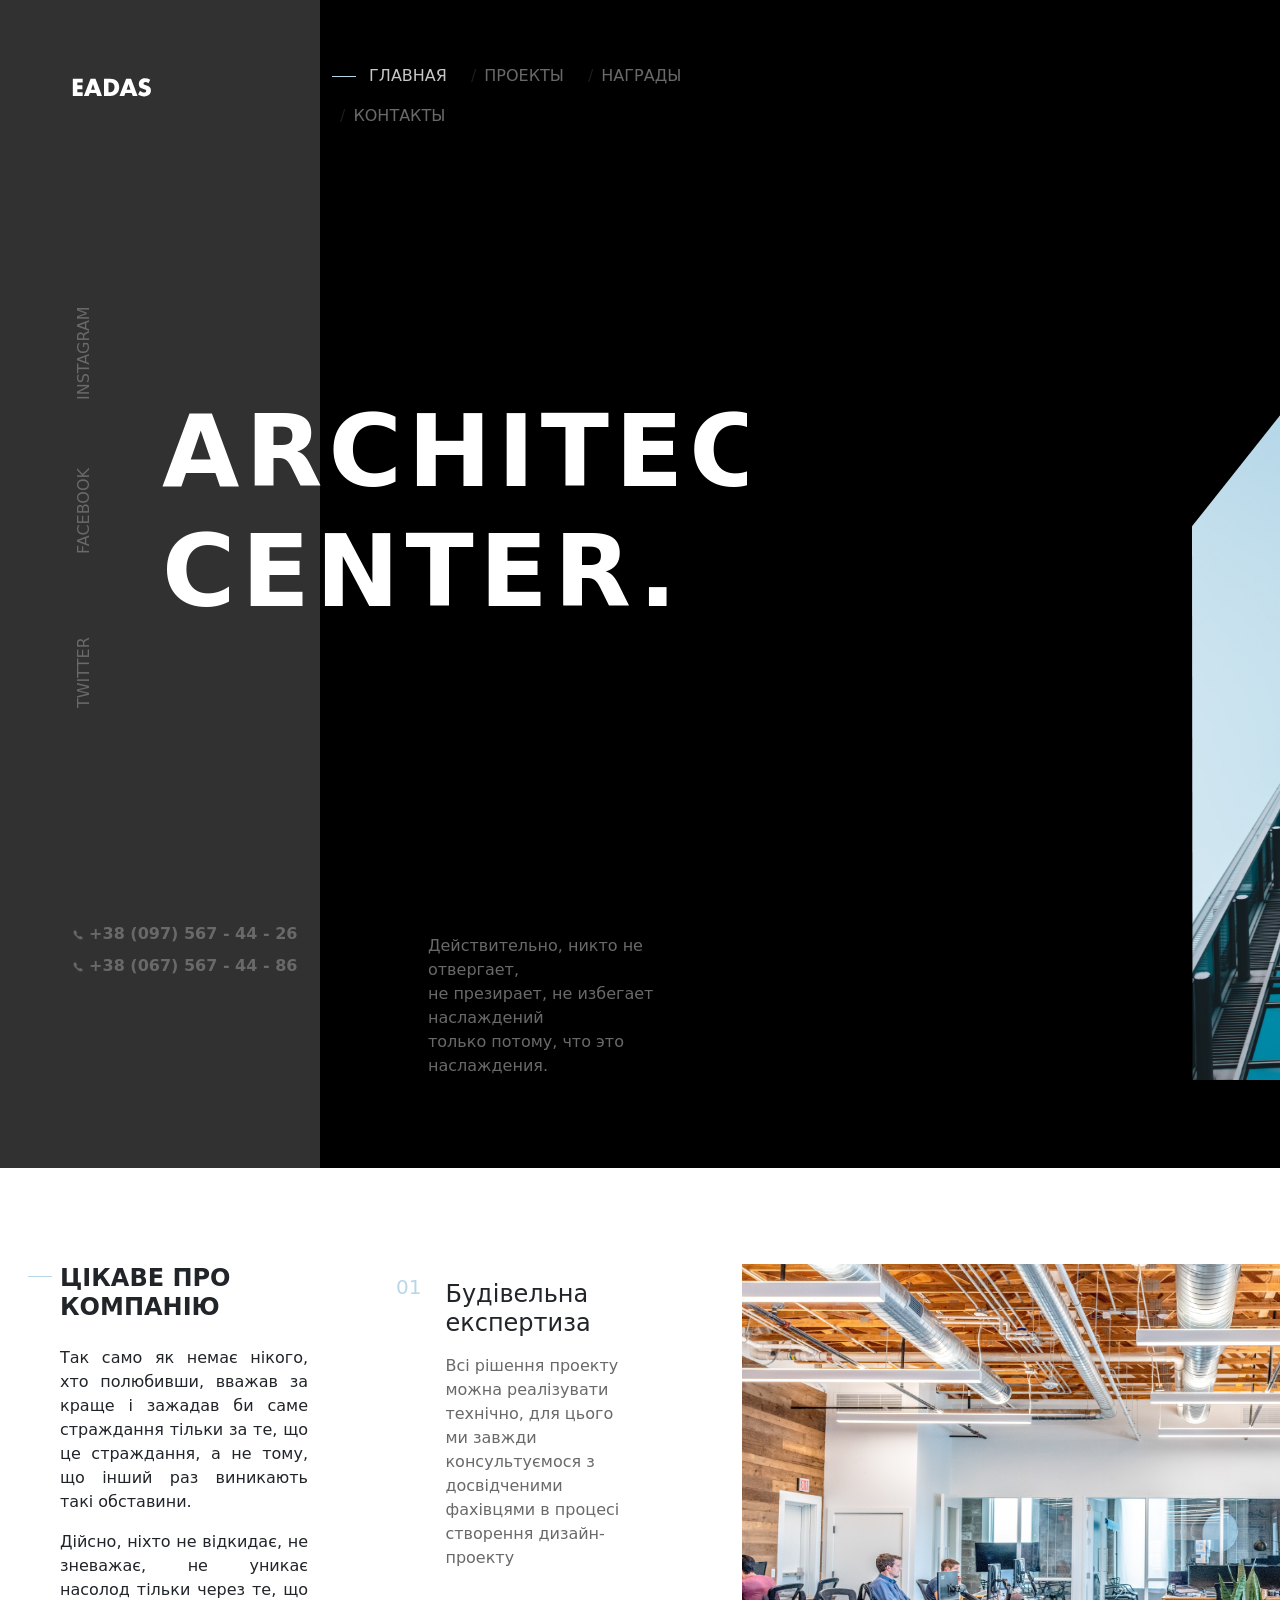
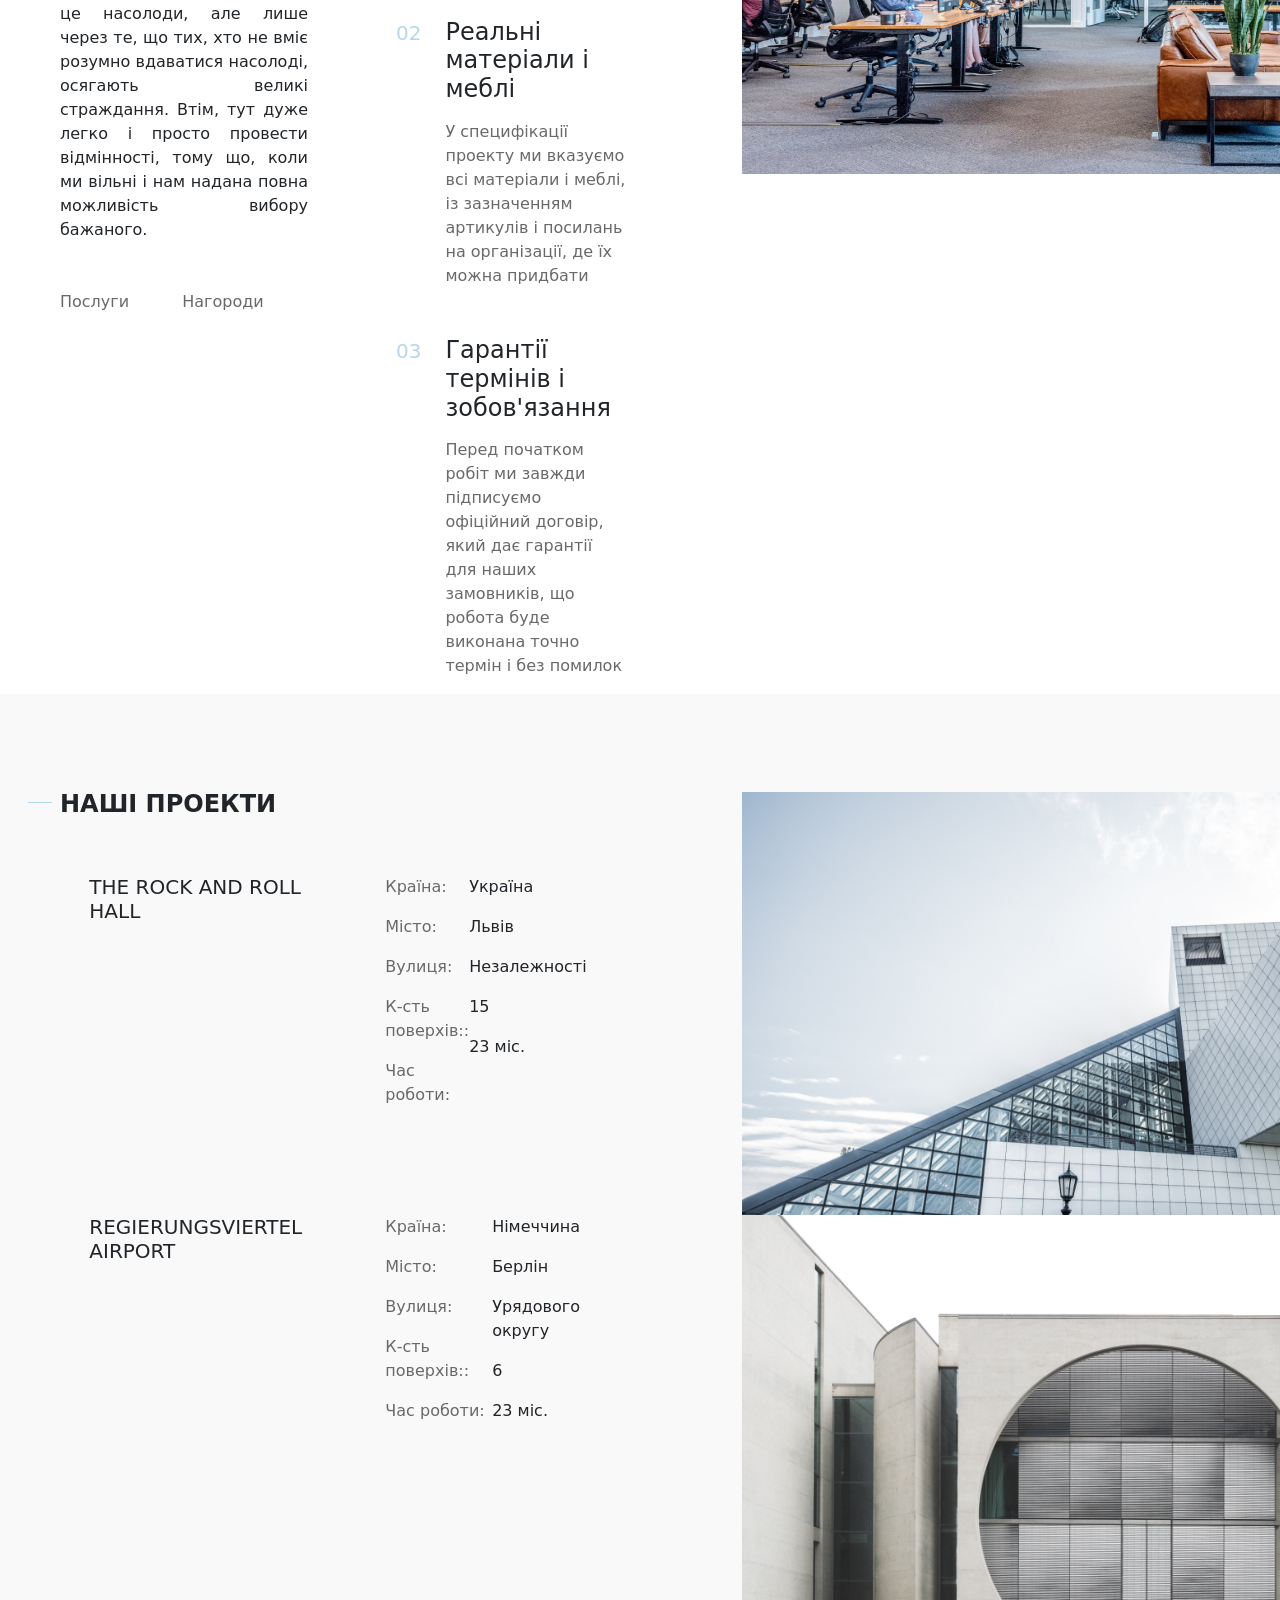
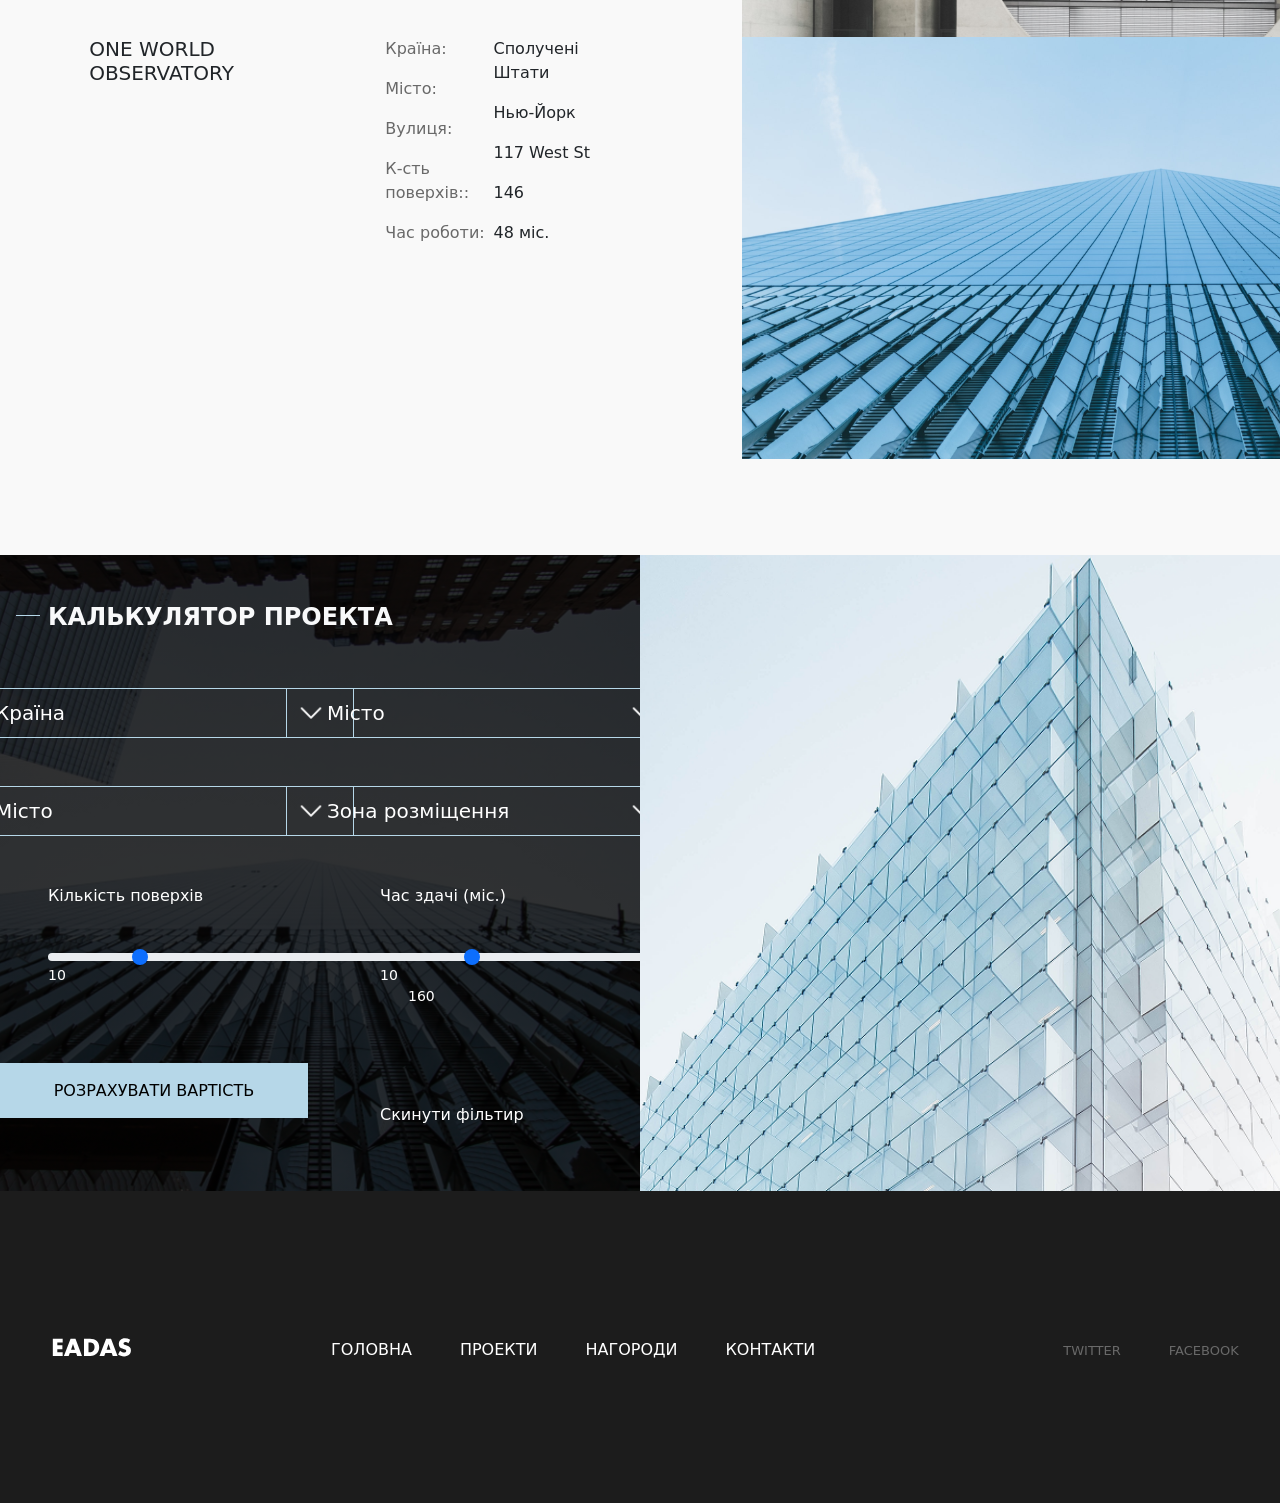
<file: Проект Геометрические линии (жесть)/index.html>
<!DOCTYPE html>
<html>
<head>
	<meta charset="utf-8">
	<meta name="viewport" content="width=device-width, initial-scale=1">
	<title>новый сайт</title>
	<!-- Подключение Bootstrap CSS -->
    <link href="https://cdn.jsdelivr.net/npm/bootstrap@5.3.5/dist/css/bootstrap.min.css" rel="stylesheet" integrity="sha384-SgOJa3DmI69IUzQ2PVdRZhwQ+dy64/BUtbMJw1MZ8t5HZApcHrRKUc4W0kG879m7" crossorigin="anonymous"> 
    <link rel="stylesheet" type="text/css" href="style.css">
</head>

<body>
<div class="container-fluid">
	<div class="row">
		<div class="col-md-3 EADAS">
			<div class="logo">
				<a href="https://www.google.com" target="_blank">
					<img src="img/EADAS.svg" alt="лого">
				</a>
				<div class="networks">
					<a class="transform" href="https://www.google.com" target="_blank">INSTAGRAM</a>
					<a class="transform" href="https://www.google.com" target="_blank">FACEBOOK</a>
					<a class="transform" href="https://www.google.com" target="_blank">TWITTER</a>
				</div>
				<div class="contact-info d-flex justify-content-start flex-column">
					<a class="mb-2 text1" href="https://www.google.com" target="_blank">
						<img src="img/icons8-phone-30 1.svg" alt="телефон">
						<b>+38 (097) 567 - 44 - 26</b>
					</a>
					<a href="https://www.google.com" target="_blank">
						<img src="img/icons8-phone-30 1.svg" alt="телефон">
						<b class="text1">+38 (067) 567 - 44 - 86</b>
					</a>
				</div>
			</div>
		</div>
		<div class="col-md-4 bg-black">
			<nav style= aria-label="breadcrumb" class="mt-5">
			  <ol class="breadcrumb">
			    <li class="me-3 mt-3 breadcrumb-item active me-2 mt-3" aria-current="page">
			    	<img class="me-2" src="img/Line-1.svg" alt="линия">
			    	ГЛАВНАЯ
			    </li>
			    <li class="me-3 mt-3 breadcrumb-item me-2 mt-3"><a href="#">ПРОЕКТЫ</a></li>
			    <li class="me-3 mt-3 breadcrumb-item me-2 mt-3"><a href="#">НАГРАДЫ</a></li>
			    <li class="me-3 mt-3 breadcrumb-item me-2 mt-3"><a href="#">КОНТАКТЫ</a></li>
			  </ol>
			</nav>
			<div class="container-fluid px-0">
			    <div class="row">
			      	<div class="col-12 mb-5">
				        <h1 class="hero-text py-5 mb-3">
				          Architecture Center.
				        </h1>
			      	</div>
			    </div>
			</div>
			<div class="contact-info ms-5">
				<p class="m-5 text1">Действительно, никто не отвергает, <br> не презирает, не избегает наслаждений <br>только потому, что это <br>наслаждения.</p>
			</div>
		</div>
		<div class="col-md-5 img-fluid d-flex flex-row bg-black px-0">
			<img class="img-Rectangle" src="img/Rectangle-4.svg" alt="высотка">
		</div>
	</div>
</div>
<div class="container-fluid mt-5">
	<div class="row">
		<div class="col-md-3 mt-5">
			<div class="d-flex align-items-start ms-2">
				<div>
					<img class="m-2" src="img/Line-1.svg" alt="линия">
				</div>
				<h4 class="fw-bold text-uppercase">цікаве про компанію</h4>	
			</div>
			<div class="ms-5 mt-3">
				<p class="text-justify">Так само як немає нікого, хто полюбивши, вважав за краще і  зажадав би саме страждання тільки за те, що це страждання, а не тому, що інший раз виникають такі обставини.</p>
				<p class="text-justify">Дійсно, ніхто не відкидає, не зневажає, не уникає насолод тільки через те, що це насолоди, але лише через те, що тих, хто не вміє розумно вдаватися насолоді, осягають великі страждання. Втім, тут дуже легко і просто провести відмінності, тому що, коли ми вільні і нам надана повна можливість вибору бажаного.</p>
			</div>
			<div class="ms-5 mt-5">
				<span class="me-5"><a class="text1" href="https://www.google.com" target="_blank">Послуги</a></span>
				<span><a class="text1" href="https://www.google.com" target="_blank">Нагороди</a></span>
			</div>
		</div>
		<div class="col-md-3 mt-5">
			<div class="d-flex align-items-start ms-5 mt-2">
				<div class="ms-3 me-4">
					<p class="text-blue">01</p>
				</div>
				<div>
				   <h4 class="mb-3 mt-2">Будівельна експертиза</h4>
				   <p class="text1 mb-5">Всі рішення проекту можна реалізувати технічно, для цього ми завжди консультуємося з досвідченими фахівцями в процесі створення дизайн-проекту</p>
			  	</div>
			</div>
			<div class="d-flex align-items-start ms-5">
				<div class="ms-3 me-4">
					<p class="text-blue">02</p>
				</div>
				<div>
				   <h4 class="mb-3">Реальні матеріали і меблі</h4>
				   <p class="text1 mb-5">У специфікації проекту ми вказуємо всі матеріали і меблі, із зазначенням артикулів і посилань на організації, де їх можна придбати</p>
			  	</div>
			</div>
			<div class="d-flex align-items-start ms-5">
				<div class="ms-3 me-4">
					<p class="text-blue">03</p>
				</div>
				<div>
				   <h4 class="mb-3">Гарантії термінів і зобов'язання</h4>
				   <p class="text1">Перед початком робіт ми завжди підписуємо офіційний договір, який дає гарантії для наших замовників, що робота буде виконана точно термін і без помилок</p>
			  	</div>
			</div>
		</div>
		<div class="col-md-6 mt-5">
			<img class="img-Rectangle6" src="img/Rectangle-6.jpg" alt="офис">
		</div>
	</div>
</div>
<div class="container-fluid card1">
	<div class="row">
		<div class="col-md-6 mt-5">
			<div class="d-flex align-items-start ms-2 mt-5">
				<div>
				<img class="m-2" src="img/Line-1.svg" alt="линия">
				</div>
				<h4 class="fw-bold text-uppercase">наші проекти</h4>
			</div>
			<div class="row mt-5">
				<div class="col-md-5 offset-md-1">
					<h5 class="text-uppercase ms-4">The rock and roll hall</h5>
				</div>
				<div class="col-md-5 offset-md-1 d-flex justify-content-between">
					<div class="text1">
					<p>Країна:</p>
					<p>Місто:</p>
					<p>Вулиця:</p>
					<p>К-сть поверхів::</p>
					<p>Час роботи:</p>
					</div>
					<div class="me-5">
					<p>Україна</p>
					<p>Львів</p>
					<p>Незалежності</p>
					<p>15</p>
					<p>23 міс.</p>
					</div>
				</div>
			</div>
		</div>
		<div class="col-md-6 mt-5">
			<img class="img-Rectangle8" src="img/Rectangle-8.svg" alt="красивый дом">
		</div>
		<div class="col-md-6">
			<div class="row">
				<div class="col-md-5 offset-md-1">
					<h5 class="text-uppercase ms-4">Regierungsviertel Airport</h5>
				</div>
				<div class="col-md-5 offset-md-1 d-flex justify-content-between">
					<div class="text1">
					<p>Країна:</p>
					<p>Місто:</p>
					<p>Вулиця:</p>
					<p>К-сть поверхів::</p>
					<p>Час роботи:</p>
					</div>
					<div class="me-3">
					<p>Німеччина</p>
					<p>Берлін</p>
					<p>Урядового округу</p>
					<p>6</p>
					<p>23 міс.</p>
					</div>
				</div>
			</div>
		</div>
		<div class="col-md-6">
			<img class="img-Rectangle9" src="img/Rectangle-9.svg" alt="круг в здании">
		</div>
		<div class="col-md-6">
			<div class="row">
				<div class="col-md-5 offset-md-1">
					<h5 class="text-uppercase ms-4">One World Observatory</h5>
				</div>
				<div class="col-md-5 offset-md-1 d-flex justify-content-between">
					<div class="text1">
					<p>Країна:</p>
					<p>Місто:</p>
					<p>Вулиця:</p>
					<p>К-сть поверхів::</p>
					<p>Час роботи:</p>
					</div>
					<div class="me-3">
					<p>Сполучені Штати</p>
					<p>Нью-Йорк</p>
					<p>117 West St</p>
					<p>146</p>
					<p>48 міс.</p>
					</div>
				</div>
			</div>
		</div>
		<div class="col-md-6 mb-5">
			<img class="img-Rectangle9 mb-5" src="img/Rectangle-10.svg" alt="стекло">
		</div>
	</div>
</div>
<div class="container-fluid">
	<div class="row">
		<div class="col-md-6 card2 p-0" style="background: linear-gradient(rgba(0, 0, 0, 0.8), rgba(0, 0, 0, 0.8)), 
             url('img/Rectangle-11.svg') center/cover no-repeat;">
			<div class="d-flex align-items-start ms-2 mt-5">
				<div>
				<img class="m-2" src="img/Line-1.svg" alt="линия">
				</div>
				<h4 class="fw-bold text-uppercase text-light">Калькулятор проекта</h4>
			</div>
			<div class="row">
				<div class="col-md-6">
					<div class="d-flex flex-column align-items-center mt-5">
						<select class="form-select" aria-label="Выберите Країна">
						  <option selected>Країна</option>
						</select>
						<select class="form-select mt-5" aria-label="Выберите Країна">
						  <option selected>Місто</option>
						</select>
					</div>
					<div class="d-flex flex-column mb-5 mt-5 ms-5">
						<label class="form-label text-white mb-5">Кількість поверхів</label>
						<input type="range" class="form-range custom-range" min="10" max="160" value="43">
						<div class="text-white small mt-2">
							<span>10</span>
						    <span class="number">160</span>
						</div>
					</div>
					<div class="d-flex justify-content-center mt-5">
						<button class="butt text-uppercase mt-2">Розрахувати вартість</button>
					</div>
				</div>
				<div class="col-md-6">
					<div class="d-flex flex-column align-items-center mt-5">
						<select class="form-select" aria-label="Выберите Країна">
						  <option selected>Місто</option>
						</select>
						<select class="form-select mt-5" aria-label="Выберите Країна">
						  <option selected>Зона розміщення</option>
						</select>
					</div>
					<div class="d-flex flex-column ms-5 mb-5 mt-5 ">
						<label class="form-label text-white mb-5">Час здачі (міс.)</label>
						<input type="range" class="form-range custom-range" min="10" max="160" value="43">
						<div class="text-white small mt-2">
							<span>10</span>
						    <span class="number">160</span>
						</div>
						<div class="mt-5">
							<p class="mt-5"><a class="text-white" href="">Скинути фільтир</a></p>
						</div>
					</div>
				</div>
			</div>
		</div>
		<div class="col-md-6 card3 p-0">
		</div>
	</div>
</div>
<footer>
<div class="container-fluid card4">
	<nav class="navbar navbar-expand">
		<div class="logo2">
			<a href="https://www.google.com" target="_blank">
				<img src="img/EADAS.svg" alt="лого">
			</a>
		</div>
		<ul class="navbar-nav flex-row navbar-golovna">
			<li class="nav-item me-5">
				<a class="text-white" href="https://www.google.com" target="_blank">ГОЛОВНА</a>
			</li>
			<li class="nav-item me-5">
				<a class="text-white" href="https://www.google.com" target="_blank">ПРОЕКТИ</a>
			</li>
			<li class="nav-item me-5">
				<a class="text-white" href="https://www.google.com" target="_blank">НАГОРОДИ</a>
			</li>
			<li class="nav-item me-5">
				<a class="text-white" href="https://www.google.com" target="_blank">КОНТАКТИ</a>
			</li>
		</ul>
		<ul class="navbar-nav flex-row navbar-golovna">
			<li class="nav-item me-5">
				<a class="text2" href="https://www.google.com" target="_blank">TWITTER</a>
			</li>
			<li class="nav-item me-5">
				<a class="text2" href="https://www.google.com" target="_blank">FACEBOOK</a>
			</li>
			<li class="nav-item me-5">
				<a class="text2" href="https://www.google.com" target="_blank">INSTAGRAM</a>
			</li>
		</ul>
		<ul class="navbar-nav flex-column ms-auto">
			<li class="nav-item me-5 mb-2">
				<a class="mb-2 text1" href="https://www.google.com" target="_blank">
					<img src="img/icons8-phone-30 1.svg" alt="телефон">
					<b>+38 (097) 567 - 44 - 26</b>
				</a>
			</li>
			<li class="nav-item me-5">
				<a class="mb-2 text1" href="https://www.google.com" target="_blank">
					<img src="img/icons8-phone-30 1.svg" alt="телефон">
					<b>+38 (097) 567 - 44 - 26</b>
				</a>
			</li>
		</ul>
	</nav>
</div>
</footer>
</body>
</html>
</file>
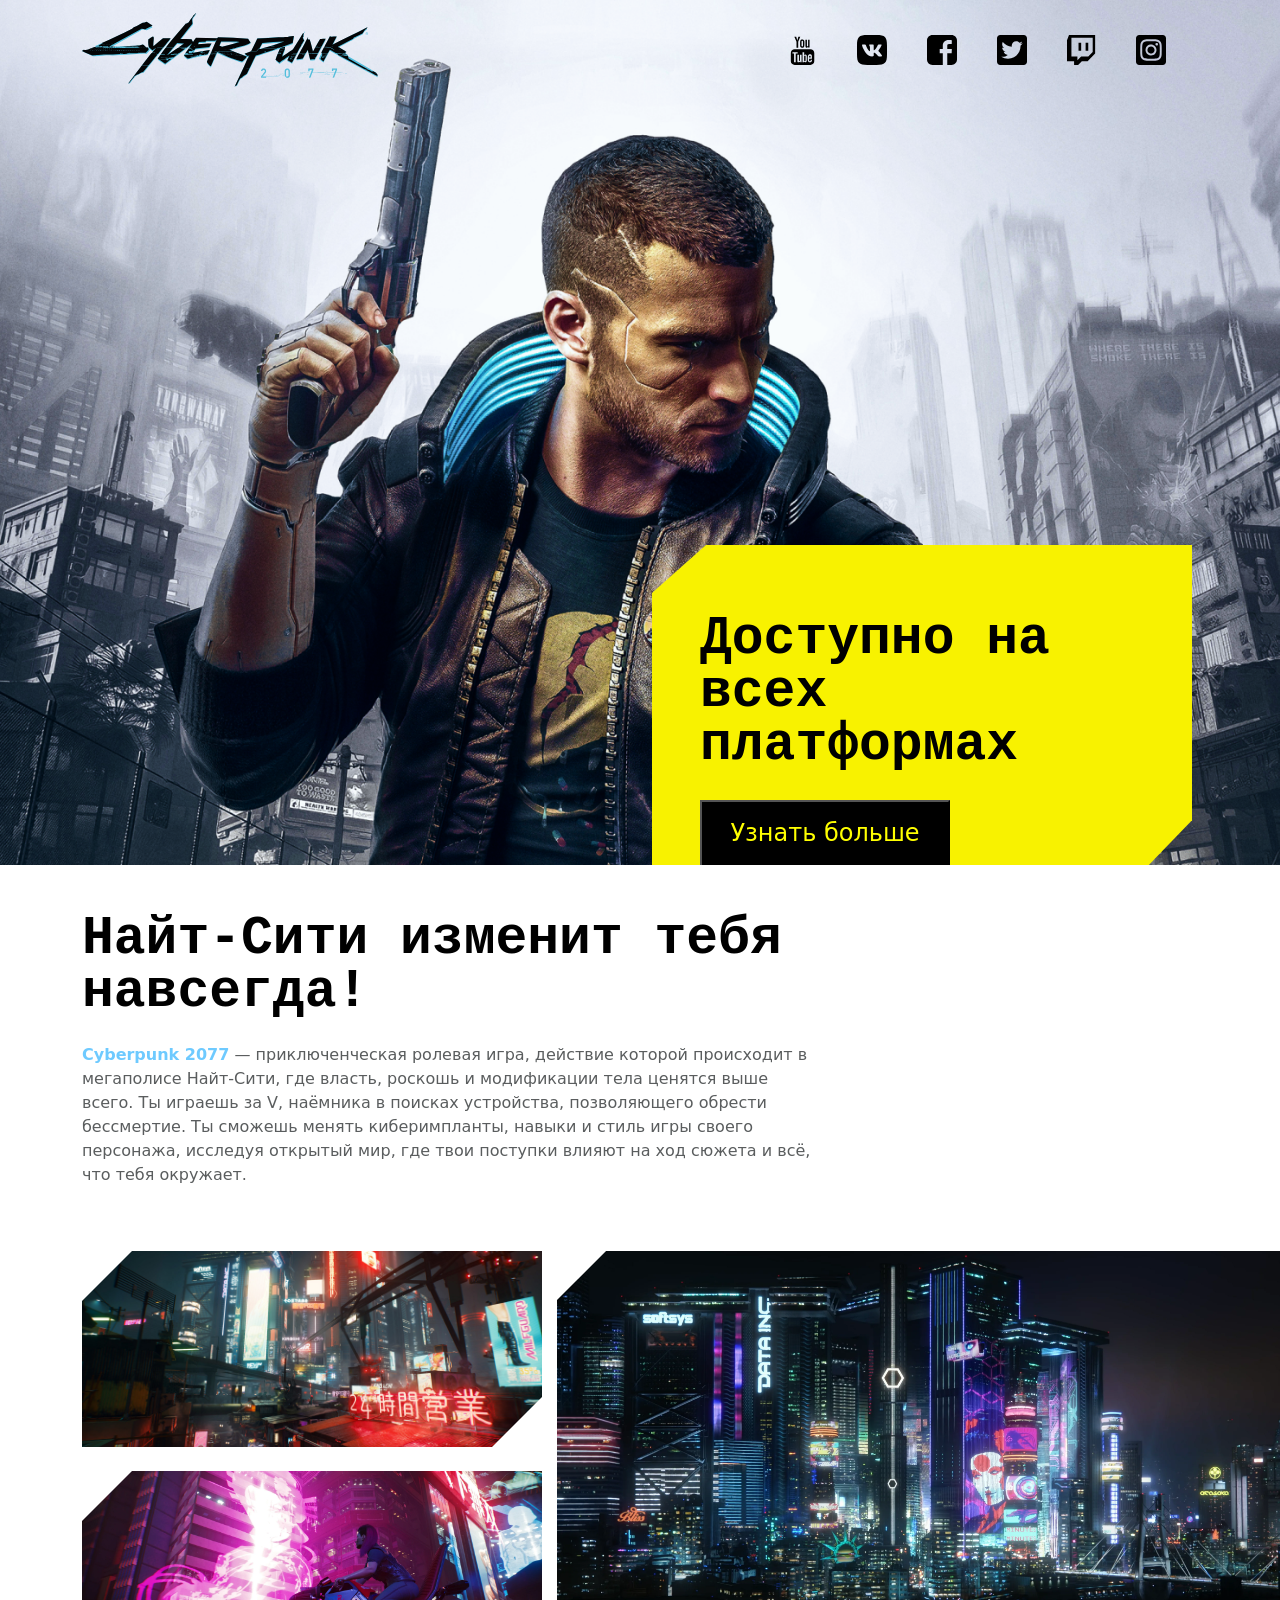
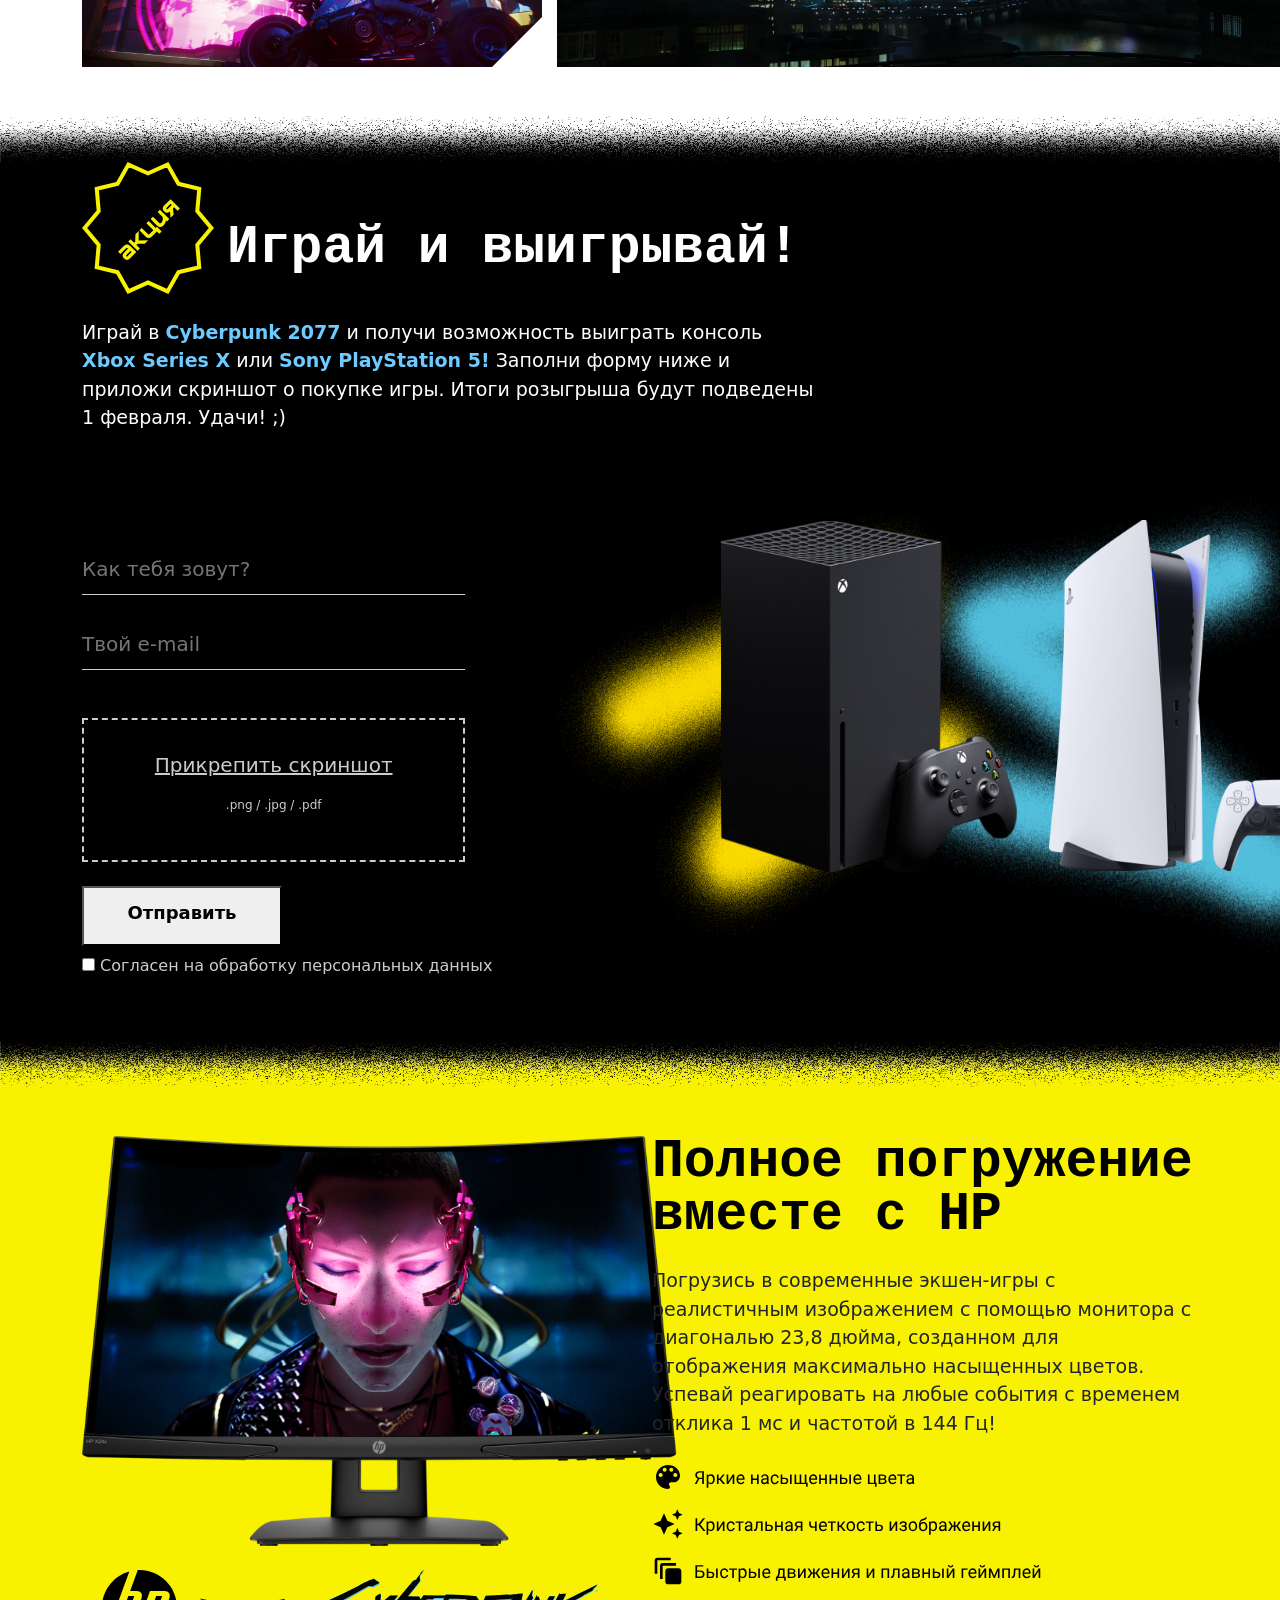
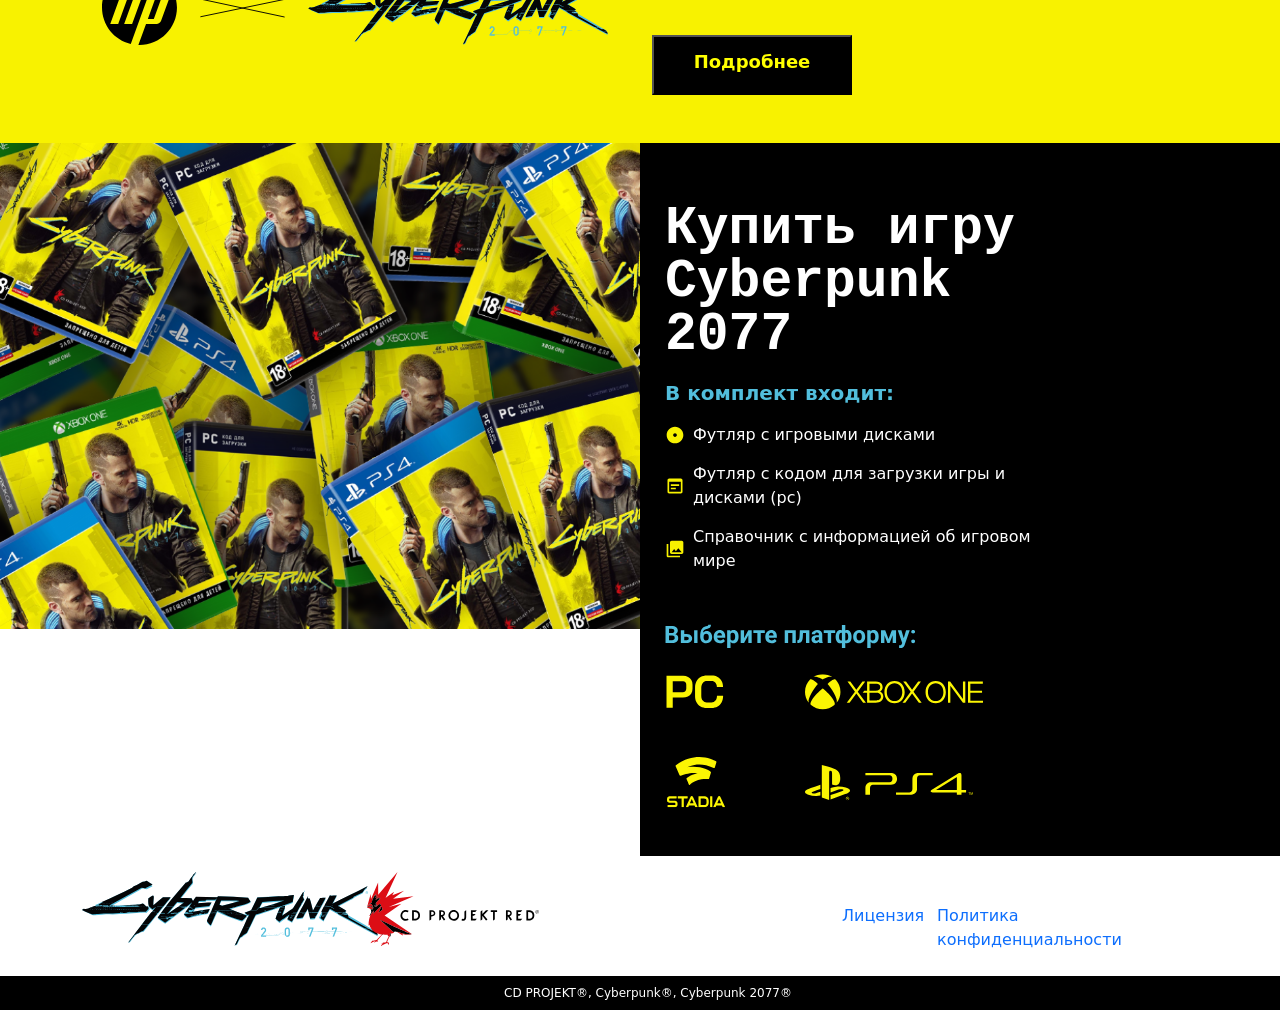
<file: Проект Киберпанк/index.html>
<!DOCTYPE html>
<html>
<head>
	<meta charset="utf-8">
	<meta name="viewport" content="width=device-width, initial-scale=1">
	<title>новый сайт</title>
	<!-- Подключение Bootstrap CSS -->
    <link href="https://cdn.jsdelivr.net/npm/bootstrap@5.3.5/dist/css/bootstrap.min.css" rel="stylesheet" integrity="sha384-SgOJa3DmI69IUzQ2PVdRZhwQ+dy64/BUtbMJw1MZ8t5HZApcHrRKUc4W0kG879m7" crossorigin="anonymous"> 
    <link rel="stylesheet" type="text/css" href="style.css">
</head>

<body>
<div class="container-fluid card1">
	<div class="container mb-5">
		<nav class="navbar navbar-expand">
		    <a class="navbar-brand" href="#">
		      <img src="img/Logo Cyberpunk.svg" alt="Лого" width="296" height="74">
		    </a>
			<div class="ms-auto">
				<ul class="navbar-nav flex-row">
					<li class="nav-item me-4">
					  	<a class="nav-link" href="https://www.youtube.com" target="_blank"><img src="img/youtube logo.svg" alt="Утуб"></a>
					 </li>
					<li class="nav-item me-4">
					   	<a class="nav-link" href="https://vk.com" target="_blank"><img src="img/vk logo.svg" alt="ВК"></a>
					</li>
					<li class="nav-item me-4">
					   	<a class="nav-link" href="https://www.google.com/?hl=ru" target="_blank"><img src="img/Facebook.svg" alt="Фейсбук"></a>
					 </li>
					 <li class="nav-item me-4">
					   	<a class="nav-link" href="https://www.google.com/?hl=ru" target="_blank"><img src="img/twitter-square logo.svg" alt="Твиттер"></a>
					 </li>
					 <li class="nav-item me-4">
					   	<a class="nav-link" href="https://www.google.com/?hl=ru" target="_blank"><img src="img/twitch logo.svg" alt="Чат"></a>
					 </li>
					  <li class="nav-item me-4">
					   	<a class="nav-link" href="https://www.google.com/?hl=ru" target="_blank"><img src="img/instagram-square logo.svg" alt="Инста"></a>
					 </li>
				</ul>
			</div>		
		</nav>
	</div>
	<div class="row" style="margin-top: 445px;">
		<div class="col-md-6 offset-md-6">
			<div class="yellow-box p-5">
				<h1 style="margin-top: 20px;">Доступно на всех платформах</h1>
				<button class="black-butt">
					<a href="https://ru.wikipedia.org/wiki/Cyberpunk_2077" target="_blank">
					<h4 style="color: yellow;">Узнать больше</h4>
					</a>
				</button>
			</div>
		</div>
	</div>
</div>
<div class="container">
	<div class="row mt-5">
		<div class="col-md-10">
			<h1>Найт-Сити изменит тебя навсегда!</h1>
		</div>
	</div>
	<div class="row">
		<div class="col-md-8 mt-3">
			<p>
			<span class="spanblue">Cyberpunk 2077</span> <span style="color: #5a5d5e;">— приключенческая ролевая игра, действие которой происходит в мегаполисе Найт-Сити, где власть, роскошь и модификации тела ценятся выше всего. Ты играешь за V, наёмника в поисках устройства, позволяющего обрести бессмертие. Ты сможешь менять киберимпланты, навыки и стиль игры своего персонажа, исследуя открытый мир, где твои поступки влияют на ход сюжета и всё, что тебя окружает.</span>
			</p>
		</div>
	</div>
	<div class="row">
		<div class="col-md-5">
			<div class="d-flex flex-column mt-5">
				<div>
				<img src="img/Rectangle 62.svg" alt="Китайская вывеска">
				</div>
				<div class="mt-4">
				<img src="img/Rectangle 63.svg" alt="Мото">
				</div>
			</div>
		</div>
		<div class="col-md-7 mt-5">
			<img style="height: 416px;" src="img/Rectangle 61.svg" alt="Город">
		</div>
	</div>
</div>
<div class="container-fluid mt-5 p-0">
	<img src="img/22-1.svg" alt="Линия" style="background-size: cover; width: 100%;">
</div>
<div class="container-fluid bg-black">
	<div class="container">
		<div class="row">
			<div class="col-md-1">
				<img src="img/Group 215.svg" alt="Акция">
			</div>
			<div class="col-md-11">
				<h1 class="text"> Играй и выигрывай!<h1>	
			</div>
		</div>
		<div class="row">
			<div class="col-md-8 mt-4">
				<p class="p1">
				Играй в <span class="spanblue">Cyberpunk 2077</span> и получи возможность выиграть консоль <span class="spanblue">Xbox Series X</span> или <span class="spanblue">Sony PlayStation 5!</span> Заполни форму ниже и приложи скриншот о покупке игры. Итоги розыгрыша будут подведены 1 февраля. Удачи! ;)
				</p>
			</div>
		</div>
		<div class="row mt-5">
			<div class="col-md-5 mt-5">
				<div>
					<input class="input" type="text" placeholder="Как тебя зовут?">
				</div>
				<div class="mt-4">
					<input class="input" type="email" placeholder="Твой е-mail">
				</div>
				<div class="upload mt-5">
				  	<p style="font-size: 20px; text-decoration: underline;">Прикрепить скриншот</p>
				  	<p style="font-size: 12px;">.png / .jpg / .pdf</p>
				  	<input type="file" class="file-input" accept=".png,.jpg,.jpeg,.pdf">
				</div>
				<div class="mt-4">
					<button class="but">
						<a href="#" target="_blank"></a>
				  		<p style="font-size: 18px;"><b>Отправить</b></p>
				  	</button>
				</div>
				<div class="mt-2 mb-5">
				  	<input type="checkbox" id="agree"> 
				  	<label for="agree" class="agree"><p>Согласен на обработку персональных данных</p></label>
				</div>
			</div>
			<div class="col-md-7">
				<img src="img/Group 217.svg" alt="Линия">
			</div>	
		</div>
	</div>		
</div>
<div class="container-fluid p-0">
	<img src="img/22 2.svg" alt="Линия" style="background-size: cover; width: 100%;">
</div>
<div class="container-fluid" style="background-color: #F8F200;">
	<div class="container">
		<div class="row">
			<div class="col-md-6 mt-5 mb-5">
				<div>
					<img src="img/Comp.svg" alt="Комп" style="height: 410px">
				</div>
				<div class="mt-4 Group-223">
					<img src="img/Group 223.svg" alt="Лого">
				</div>
			</div>
			<div class="col-md-6 mt-5 mb-5">
				<div>
					<h1>Полное погружение вместе с HP</h1>
				</div>
				<div class="mt-4">
					<p class="p">Погрузись в современные экшен-игры с реалистичным изображением с помощью монитора с диагональю 23,8 дюйма, созданном для отображения максимально насыщенных цветов. Успевай реагировать на любые события с временем отклика 1 мс и частотой в 144 Гц!</p>
				</div>
				<div class="mt-4">
					<img src="img/Group 227.svg" alt="Возможности">
				</div>
				<div>
					<button class="but2 mt-5">
						<a href="https://ru.wikipedia.org/wiki/Cyberpunk_2077" target="_blank" class="a">
						<p style="font-size: 18px; color: yellow;"><b>Подробнее</b></p>
						</a>
					</button>
				</div>
			</div>
		</div>
	</div>
</div>
<div class="container-fluid">
	<div class="row">
		<div class="col-6 col-md-6 p-0">
			<img src="img/Untitled-1 1.png" alt="Cyberpunk 2077" class="img-fluid" style="width: 850px;">
		</div>
		<div class="col-6 bg-black p-0">
			<div class="row mb-5">
				<div class="col-md-8">
					<div>
						<h1 class="text2">Купить игру Cyberpunk 2077</h1>
					</div>
					<div class="mt-3">
						<span class="text3">В комплект входит:</span>
					</div>
					<div class="d-flex align-items-center mb-2 text4">
						<img src="img/disk.svg" alt="Кружочек" width="20" height="20" style="margin-right: 8px;">
						<span>Футляр с игровыми дисками</span>
					</div>
					<div class="d-flex align-items-center mb-2 text4">
						<img src="img/wysiwyg.svg" alt="Документ" width="20" height="20" style="margin-right: 8px;">
						<span>Футляр с кодом для загрузки игры и дисками (pc)</span>
					</div>
					<div class="d-flex align-items-center mb-2 text4">
						<img src="img/collections.svg" alt="Картинка" width="20" height="20" style="margin-right: 8px;">
						<span>Справочник с информацией об игровом мире</span>
					</div>
					<div class="mt-5 ms-4">
						<img src="img/Group 236.svg" alt="Выберите платформу">
					</div>
				</div>
			</div>
		</div>
	</div>
</div>
<footer>
<div class="container">
	<div class="row">
		<div class="col-md-3 mt-3">
			<img src="img/Logo Cyberpunk.svg" alt="Лого">
		</div>
		<div class="col-md-2 mt-3">
			<img src="img/CD_Projekt_logo 1.svg" alt="Курица">
		</div>
		<div class="col-md-1 offset-md-3 mt-5">
			<a href="#" target="_blank">Лицензия</a>
		</div>
		<div class="col-md-3 mt-5" >
			<a href="#" target="_blank">Политика конфиденциальности</a>
		</div>
	</div>
</div>
</footer>
<div class="container-fluid bg-black">
	<div class="container mt-4">
		<div class="row">
			<div class="col-md-12 CD-PROJEKT m-2">
				CD PROJEKT®, Cyberpunk®, Cyberpunk 2077®
			</div>
		</div>
	</div>
</div>
</body>
</html>
</file>
<file: Проект Геометрические линии (жесть)/style.css>
.card1 {
	background-color: #F9F9F9;
}
.card2 {
	background-image: url('img/Rectangle-11.svg');
	background-size: cover;
	background-position: center;
}
.card3 {
	background-image: url('img/Rectangle-12.png');
	background-size: cover;
	background-position: center;
}
.card4 {
	background-color: #1C1C1C;
}
.EADAS {
	background-color: #313131;
}
a {
	text-decoration: none;
}
.logo {
	margin-top: 75px;
	margin-left: 60px;
}
.logo2 {
	margin-top: 75px;
	margin-left: 40px;
	margin-bottom: 75px;
}
.networks {
	display: flex;
	justify-content: start;
	flex-direction: column;
	gap: 130px;
	margin-top: 301px;
}
.transform {
	transform: rotate(-90deg);
  transform-origin: top left;
  color: #696969;
}
.contact-info {
	margin-top: 190px;
	margin-bottom: 90px;
}
.text1 {
	color: #696969;
}
.text2 {
	color: #696969;
	font-size: 13px;
}
.text-blue {
	color: #B6D7E8;
	font-size: 20px;
}
.text-justify {
	text-align: justify;
}
.breadcrumb-item,
.breadcrumb-item a {
  color: #696969;
}
.breadcrumb-item.active {
	color: #C8C7C7;
}
.hero-text {
  font-size: 100px;
  font-weight: 900;
  color: #FFFFFF;
  text-transform: uppercase;
  letter-spacing: 6px;
  margin: 0;
  margin-top: 200px;
      /* Выход за пределы контейнера */
  position: relative;
  margin-left: -170px;
}
.img-fluid {
	position: relative;
}
.img-Rectangle {
	position: absolute;
	width: 400px;
  height: auto;
  margin-top: 364px;
  margin-left: 445px;

}
.img-Rectangle6 {
	width: 842px;
  height: 510px;
  margin-left: 90px;
  margin-bottom: 100px;
}
.img-Rectangle8 {
	width: 842px;
  margin-top: 50px;
  margin-left: 90px;
}
.img-Rectangle9 {
	width: 842px;
  margin-left: 90px;
}
.form-select {
	width: 400px;
	height: 50px;
	border-radius: 0px;
	background-color: transparent;
	color: white;
	font-size: 20px;
	padding-left: 40px;
	border-color: #B6D7E8;
	background-image: url("img/icons8-expand-arrow-30.svg");
  background-size: 60px 28px;
}
option {
	color: black;
}
.custom-range {
  height: 1px;
  background: #a3c4d9;
 	width: 400px;
}
.number {
	margin-left: 360px;
}
.butt {
	width: 400px;
	height: 55px;
	background-color: #B6D7E8;
	border: none;
}
.navbar-golovna {
	margin-left: 200px;
	margin-top: 5px;
}
</file>
<file: Проект Киберпанк/style.css>
.yellow-box {
	background-color: #F8F200;
	width: 540px;
	height: 320px;
	clip-path: polygon(10% 0, 100% 0, 100% 86%, 92% 100%, 0 100%, 0% 60%, 0 15%);
	}

.card1 {
  background-image: url('img/Cuberpank man.png');
  background-size: cover;
  background-position: center;
}

h1 {
	font-family: 'Andale Mono', monospace;
	font-size: 53px;
	line-height: 1;
	font-weight: 700;
	color: black;
}

.black-butt {
	background-color: black;
	margin-top: 20px;
	width: 250px;
	height: 75px;
}

.text {
	color: #FFFFFF;
	margin-left: 50px;
	margin-top: 60px;
}

.spanblue {
	color: #6ecaff; 
	font-weight: bold;
}

.input {
  width: 85%;
  padding: 10px 0;
  border: none;
  border-bottom: 1px solid #ccc;
  background: transparent; /* прозрачный фон */
  color: white;
  font-size: 20px;
  outline: none;
}

.upload {
  border: 2px dashed #ccc;
  padding: 30px;
  text-align: center;
  cursor: pointer;
  width: 85%;
  color: #ccc;
 }

 .file-input {
   display: none;
 }

.but {
	text-align: center;
  line-height: 48px;
	width: 200px;
	height: 60px;
}

a {
	text-decoration: none;
}

.agree {
  background: transparent;
  cursor: pointer;
  color: #ccc;
}

.p {
	font-size: 19px;
}

.p1 {
	font-size: 19px;
	color: #FFFFFF;
}

.but2 {
	text-align: center;
  line-height: 48px;
	width: 200px;
	height: 60px;
	background-color: black;
}

.Group-223 {
	display: flex;
	justify-content: center;
	height: 75px;
}

.text3 {
	color: #52BEDC;
	margin-left: 25px;
	margin-top: 60px;
	font-size: 20px;
	font-weight: bold;
}


.text2 {
	color: #FFFFFF;
	margin-left: 25px;
	margin-top: 60px;
}

.text4 {
	color: #FFFFFF;
	margin-left: 25px;
	margin-top: 15px;
}

.CD-PROJEKT {
	color: #FFFFFF;
	display: flex;
	justify-content: center;
	font-size: 12px;
}
</file>
